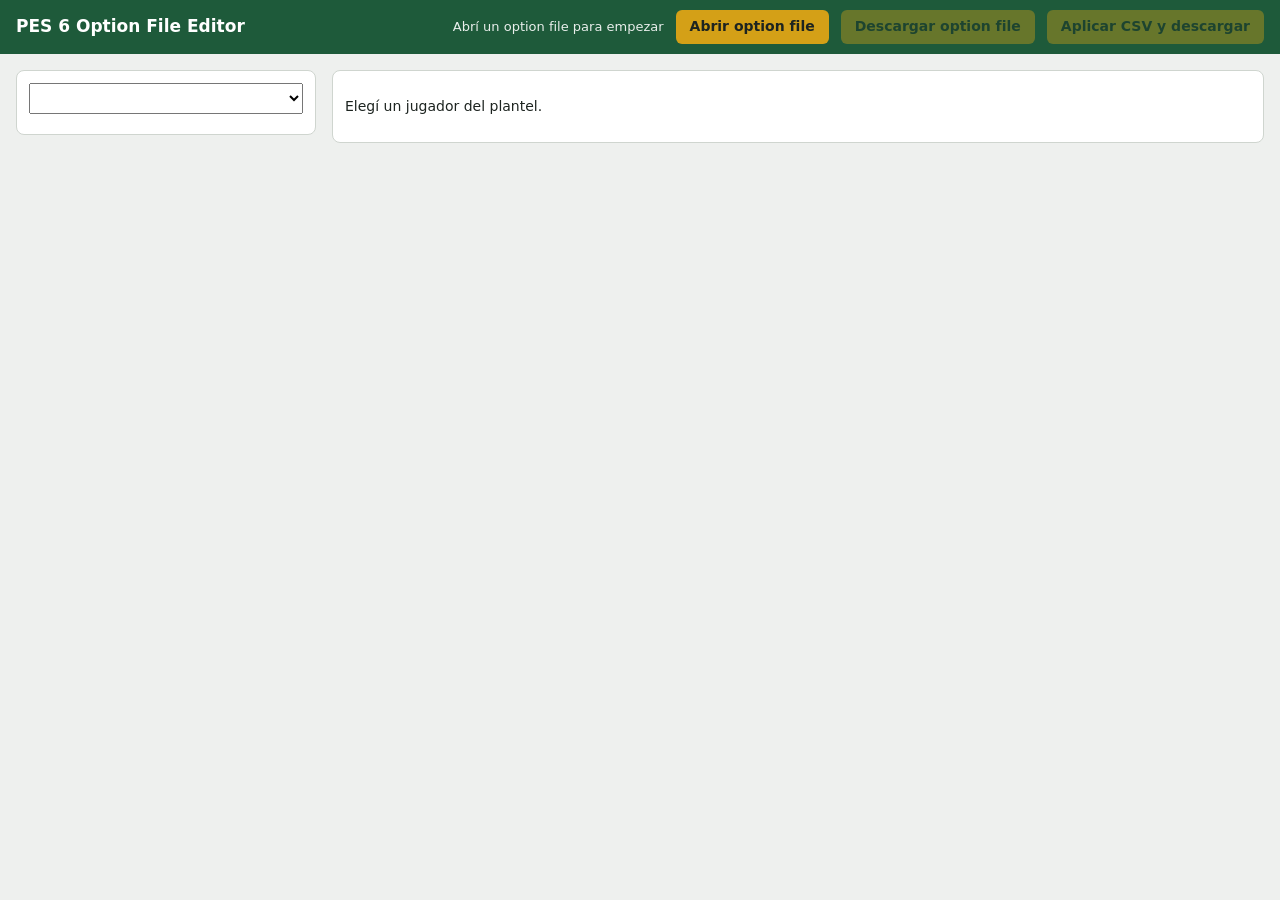
<file: index.html>
<!DOCTYPE html>
<html lang="es">
<head>
<meta charset="utf-8">
<meta name="viewport" content="width=device-width, initial-scale=1">
<title>PES 6 Option File Editor</title>
<link rel="stylesheet" href="index.css">
</head>
<body>
<header>
  <h1>PES 6 Option File Editor</h1>
  <span id="status">Abrí un option file para empezar</span>
  <label class="btn">Abrir option file<input type="file" id="fileInput" hidden></label>
  <button id="saveBtn" disabled>Descargar option file</button>
  <button id="csvBtn" disabled title="Primero abrí un option file">Aplicar CSV y descargar</button>
  <input type="file" id="csvInput" accept=".csv" hidden>
</header>
<main id="app" hidden>
  <aside>
    <select id="teamSelect"></select>
    <ol id="squad" style="padding:0"></ol>
  </aside>
  <section id="editor"><p>Elegí un jugador del plantel.</p></section>
</main>

<script src="pes6-core.js"></script>
<script src="script.js"></script>
</body>
</html>
</file>
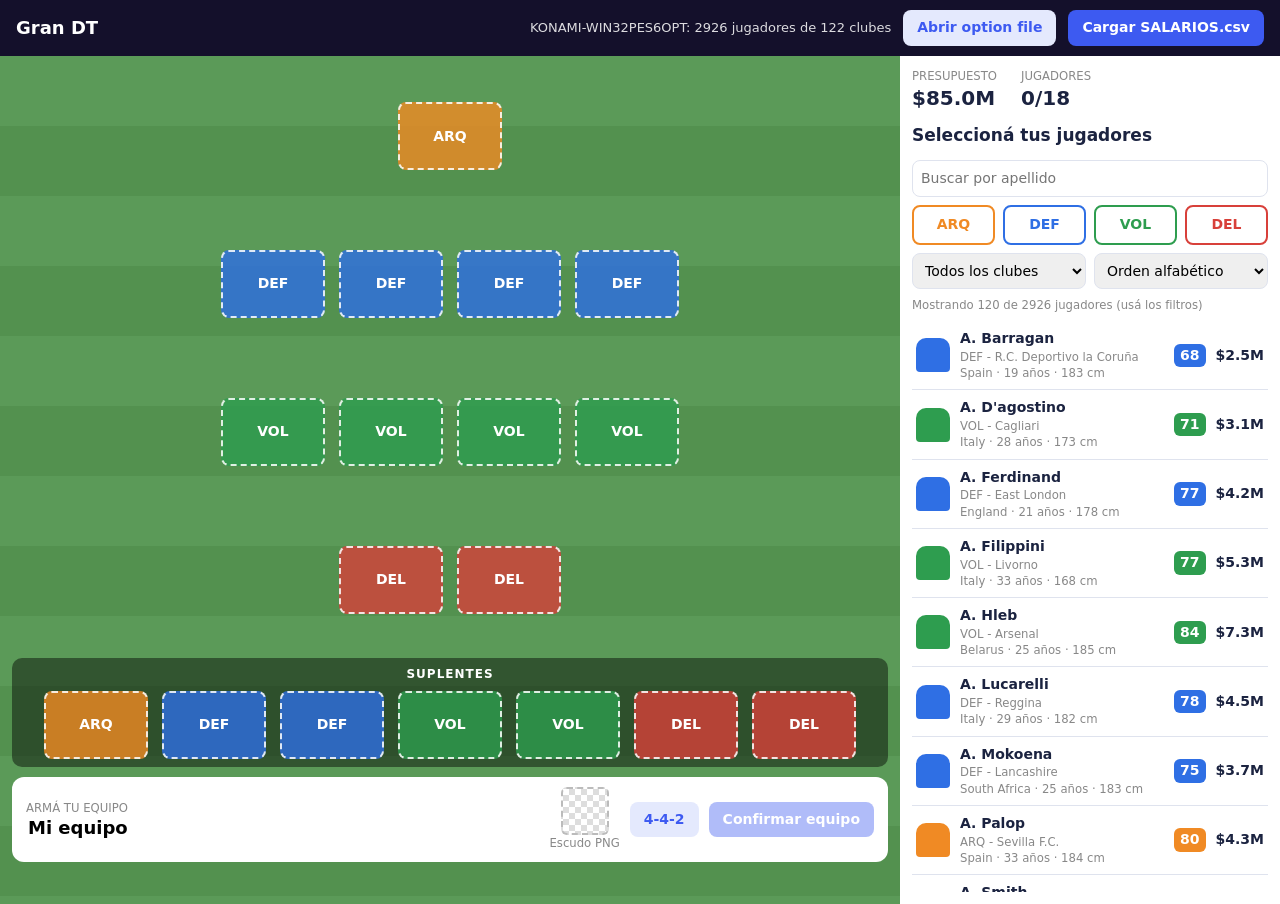
<file: granDT.html>
<!DOCTYPE html>
<html lang="es">
<head>
<meta charset="utf-8">
<meta name="viewport" content="width=device-width, initial-scale=1">
<title>Gran DT - Simulador</title>
<link rel="stylesheet" href="granDT.css">
</head>
<body>
<header>
  <h1>Gran DT</h1>
  <span id="status">Abrí el option file (KONAMI-WIN32PES6OPT) y cargá SALARIOS.csv</span>
  <button id="optionBtn" class="light">Abrir option file</button>
  <input type="file" id="optionInput" hidden>
  <label class="btn">Cargar SALARIOS.csv<input type="file" id="csvInput" accept=".csv" hidden></label>
</header>

<main>
  <section id="field">
    <div id="pitch"></div>
    <div id="bench"></div>
    <div id="bar">
      <div class="teamName"><small>ARMÁ TU EQUIPO</small><input id="teamName" value="Mi equipo"></div>
      <label id="emblemBtn" title="Escudo del equipo: cualquier imagen (se pasa a 64x64 con colores indexados)">
        <canvas id="emblemPreview" width="64" height="64"></canvas><small>Escudo PNG</small>
        <input type="file" id="emblemInput" accept="image/*" hidden>
      </label>
      <button id="emblemClear" class="light" title="Quitar el escudo" hidden>×</button>
      <button id="formationBtn" class="light"></button>
      <button id="confirmBtn" disabled>Confirmar equipo</button>
    </div>
    <p id="message"></p>
  </section>

  <aside id="market">
    <div class="stats">
      <div><small>PRESUPUESTO</small><b id="budget"></b></div>
      <div><small>JUGADORES</small><b id="count"></b></div>
    </div>
    <h2>Seleccioná tus jugadores</h2>
    <input id="search" placeholder="Buscar por apellido">
    <div id="groupFilters">
      <button class="GK" data-group="GK">ARQ</button>
      <button class="DEF" data-group="DEF">DEF</button>
      <button class="MID" data-group="MID">VOL</button>
      <button class="FWD" data-group="FWD">DEL</button>
    </div>
    <div class="selects">
      <select id="clubSelect"></select>
      <select id="sortSelect">
        <option value="name">Orden alfabético</option>
        <option value="high">Cotización más alta</option>
        <option value="low">Cotización más baja</option>
      </select>
    </div>
    <small id="listInfo"></small>
    <ul id="playerList"></ul>
  </aside>
</main>

<dialog id="formationDialog">
  <h3>Cambio de táctica</h3>
  <div id="formationGrid"></div>
</dialog>

<dialog id="teamDialog">
  <h3>¿Qué equipo del PES querés reemplazar?</h3>
  <p id="teamSummary"></p>
  <div id="teamGrid"></div>
  <button id="teamCancel" class="light">Cancelar</button>
</dialog>

<script src="pes6-core.js"></script>
<script src="emblems.js"></script>
<script src="granDT.js"></script>
</body>
</html>
</file>
<file: index.css>
:root { --bg:#eef0ee; --card:#fff; --line:#cfd5cf; --pitch:#1e5a3a; --accent:#d4a017; --text:#1d2420; }
  * { box-sizing: border-box; }
  body { margin:0; font:14px/1.4 system-ui, sans-serif; background:var(--bg); color:var(--text); }
  header { display:flex; gap:12px; align-items:center; padding:10px 16px; background:var(--pitch); color:#fff; }
  header h1 { font-size:17px; margin:0 auto 0 0; }
  #status { font-size:13px; opacity:.9; }
  .btn, button { background:var(--accent); color:#1d2420; border:0; border-radius:6px; padding:7px 14px; font:inherit; font-weight:600; cursor:pointer; }
  button:disabled { opacity:.4; cursor:default; }
  main { display:grid; grid-template-columns:300px 1fr; gap:16px; padding:16px; align-items:start; }
  aside, #editor { background:var(--card); border:1px solid var(--line); border-radius:8px; padding:12px; }
  select { width:100%; padding:6px; }
  aside select { margin-bottom:8px; }
  #squad { list-style:none; margin:0; padding:0; }
  #squad li { display:grid; grid-template-columns:30px 1fr 42px; padding:4px 6px; border-radius:4px; cursor:pointer; }
  #squad li:hover { background:#e6efe9; }
  #squad li.sel { background:var(--pitch); color:#fff; }
  #squad li.empty { color:#999; cursor:default; }
  #editor h2 { margin:0 0 10px; font-size:16px; }
  .groups { display:grid; grid-template-columns:repeat(auto-fit, minmax(260px, 1fr)); gap:12px; }
  fieldset { border:1px solid var(--line); border-radius:6px; margin:0; }
  fieldset label { display:grid; grid-template-columns:1fr 110px; gap:8px; align-items:center; margin:3px 0; }
  fieldset label.check { grid-template-columns:20px 1fr; }
  input[type=number] { width:100%; padding:4px; }
  @media (max-width:800px) { main { grid-template-columns:1fr; } }
</file>
<file: granDT.css>
:root { --GK:#f08a24; --DEF:#2f6fe4; --MID:#2e9d4f; --FWD:#d8403a; --ink:#1b2340; --line:#dfe3ee; --accent:#3d5af1; }
* { box-sizing: border-box; }
body { margin:0; font:14px/1.4 system-ui, sans-serif; color:var(--ink); background:#f3f4f8; }
.GK { --c: var(--GK); } .DEF { --c: var(--DEF); } .MID { --c: var(--MID); } .FWD { --c: var(--FWD); }

header { display:flex; gap:12px; align-items:center; padding:10px 16px; background:#14102b; color:#fff; }
header h1 { margin:0 auto 0 0; font-size:18px; }
#status { font-size:13px; opacity:.85; }
.btn, button { background:var(--accent); color:#fff; border:0; border-radius:8px; padding:8px 14px; font:inherit; font-weight:600; cursor:pointer; }
button:disabled { opacity:.4; cursor:default; }
button.light { background:#e4e9fd; color:var(--accent); }

main { display:grid; grid-template-columns:1fr 380px; height:calc(100vh - 52px); }

/* ----- cancha ----- */
#field { display:flex; flex-direction:column; gap:10px; padding:12px; overflow:auto;
  background:repeating-linear-gradient(#5b9a58 0 70px, #53914f 70px 140px); }
#pitch { flex:1; display:flex; flex-direction:column; justify-content:space-around; gap:10px; }
.row { display:flex; justify-content:center; gap:14px; flex-wrap:wrap; }
.slot { position:relative; width:104px; min-height:68px; padding:8px 4px; display:flex; flex-direction:column;
  justify-content:center; text-align:center; font-weight:700; color:#fff; cursor:pointer;
  background:color-mix(in srgb, var(--c) 80%, transparent); border:2px dashed rgba(255,255,255,.85); border-radius:8px; }
.slot.filled { background:#fff; color:var(--ink); border:2px solid var(--c); cursor:default; }
.slot .name { font-size:13px; } .slot .club { font-size:11px; font-weight:400; opacity:.75; }
.slot .del, .slot .cap { position:absolute; top:-9px; width:22px; height:22px; padding:0; border-radius:50%; font-size:12px; }
.slot .del { right:-9px; background:#444; } .slot .cap { left:-9px; background:#999; }
.slot .cap.on { background:#f2b705; color:#000; }
#bench { background:rgba(0,0,0,.45); border-radius:10px; padding:8px; color:#fff; }
#bench h3 { margin:0 0 8px; font-size:12px; text-align:center; letter-spacing:1px; }
#bar { display:flex; gap:10px; align-items:center; padding:10px 14px; background:#fff; border-radius:12px; }
.teamName { margin-right:auto; display:flex; flex-direction:column; }
.teamName small { color:#888; } .teamName input { border:0; font:700 18px system-ui; width:200px; }
#message { margin:0; min-height:20px; color:#fff; font-weight:600; text-shadow:0 1px 2px #000; }

/* ----- mercado ----- */
#market { display:flex; flex-direction:column; gap:8px; padding:12px; background:#fff; overflow:hidden; }
.stats { display:flex; gap:24px; } .stats div { display:flex; flex-direction:column; } .stats b { font-size:20px; }
small { color:#888; }
#market h2 { margin:4px 0; font-size:17px; }
#market input, #market select { padding:8px; border:1px solid var(--line); border-radius:8px; font:inherit; width:100%; }
#groupFilters, .selects { display:flex; gap:8px; }
#groupFilters button { flex:1; background:#fff; color:var(--c); border:2px solid var(--c); }
#groupFilters button.active { background:var(--c); color:#fff; }
#playerList { list-style:none; margin:0; padding:0; overflow-y:auto; flex:1; }
#playerList li { display:flex; gap:10px; align-items:center; padding:8px 4px; border-bottom:1px solid var(--line); cursor:pointer; }
#playerList li:hover { background:#f3f5ff; } #playerList li.picked { opacity:.4; }
.shirt { width:34px; height:34px; flex:none; background:var(--c); border-radius:10px 10px 4px 4px; }
.info { flex:1; } .info b { display:block; } .info small { display:block; }
.price { font-weight:700; }

dialog { border:0; border-radius:14px; padding:20px; }
dialog::backdrop { background:rgba(0,0,0,.5); }
#formationGrid { display:grid; grid-template-columns:repeat(3, 120px); gap:10px; }
#formationGrid button { background:#fff; color:#000; border:2px solid var(--line); padding:10px; }
#formationGrid button.active { border-color:var(--accent); }
.dots { display:flex; flex-direction:column; align-items:center; gap:3px; margin-top:6px; }
.dots span { display:flex; gap:4px; } .dots i { width:7px; height:7px; border-radius:50%; background:var(--accent); }

.ovr { min-width:30px; padding:2px 6px; text-align:center; font-weight:800; color:#fff; background:var(--c); border-radius:6px; }
.slot .ovr { align-self:center; margin-top:3px; font-size:12px; }

#teamGrid { display:grid; grid-template-columns:repeat(3, minmax(0, 150px)); gap:10px; margin-bottom:12px; }
#teamGrid button { background:#fff; color:#000; border:2px solid var(--line); padding:8px; }
#teamGrid button:hover { border-color:var(--accent); }
#teamGrid small { display:block; font-weight:400; }
#teamSummary { margin:0 0 12px; font-size:14px; }
#emblemBtn { display:flex; flex-direction:column; align-items:center; cursor:pointer; color:#888; }
#emblemBtn canvas { width:48px; height:48px; border-radius:6px; background:repeating-conic-gradient(#ddd 0 25%, #fff 0 50%) 0 0 / 12px 12px; }
#emblemBtn.empty canvas { border:2px dashed #bbb; }
#emblemClear { padding:4px 9px; }
</file>
